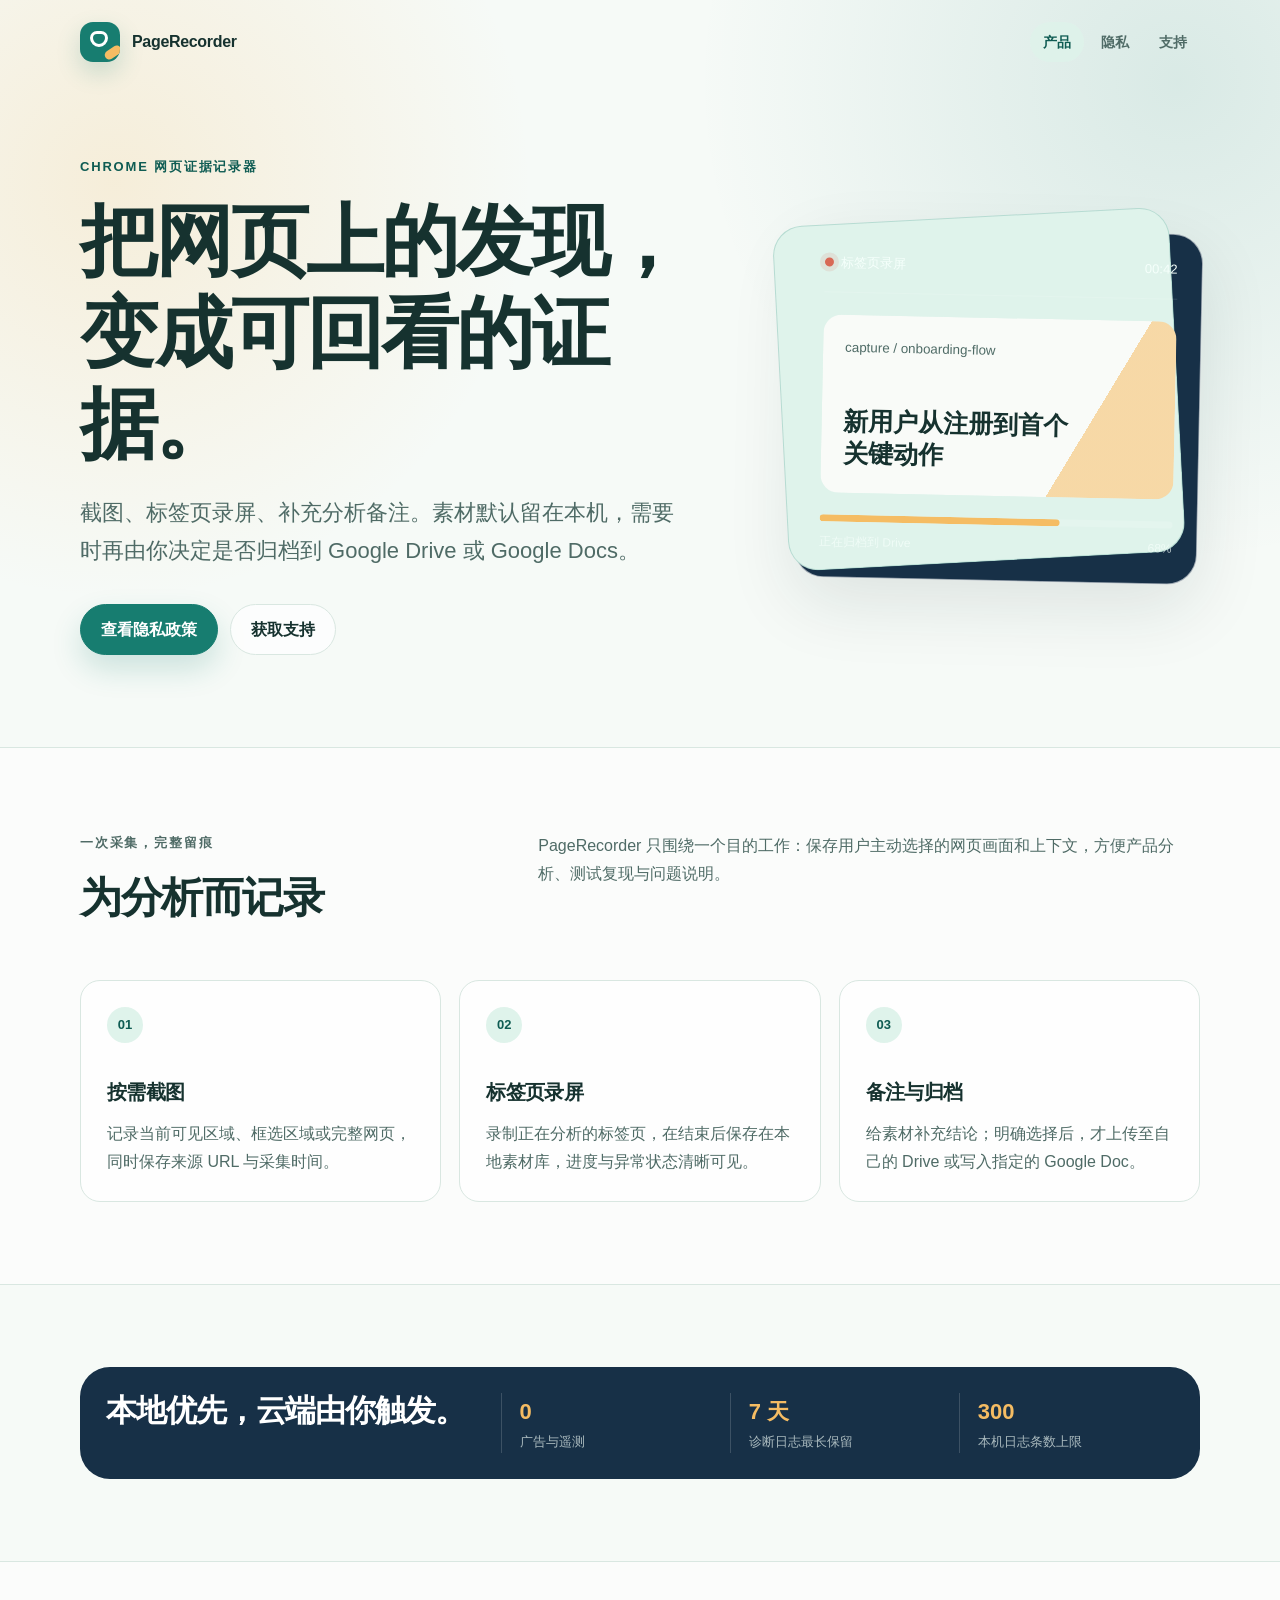
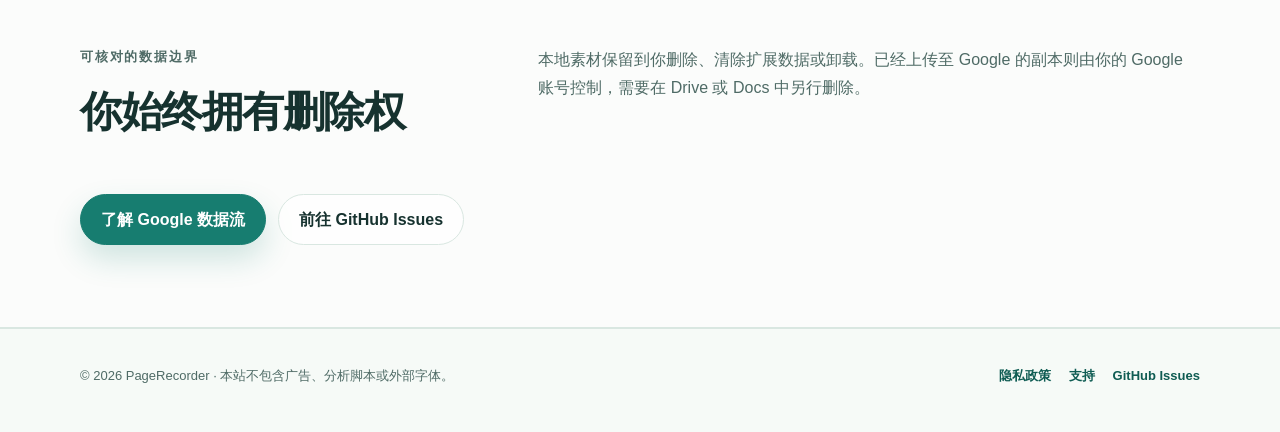
<file: index.html>
<!doctype html>
<html lang="zh-CN">
<head>
  <meta charset="utf-8">
  <meta name="viewport" content="width=device-width, initial-scale=1">
  <meta name="description" content="PageRecorder 是本地优先的 Chrome 网页截图、录屏与证据整理工具，可按需同步到 Google Drive 和 Google Docs。">
  <meta name="color-scheme" content="light">
  <meta name="theme-color" content="#f6faf7">
  <title>PageRecorder · 网页证据记录器</title>
  <link rel="stylesheet" href="site.css">
</head>
<body>
  <a class="skip-link" href="#main">跳到主要内容</a>
  <header class="site-header">
    <div class="shell">
      <a class="brand" href="index.html" aria-label="PageRecorder 首页">
        <span class="brand-mark" aria-hidden="true"></span>
        <span>PageRecorder</span>
      </a>
      <nav class="site-nav" aria-label="主要导航">
        <a href="index.html" aria-current="page">产品</a>
        <a href="privacy.html">隐私</a>
        <a href="support.html">支持</a>
      </nav>
    </div>
  </header>

  <main id="main">
    <section class="hero">
      <div class="shell hero-grid">
        <div>
          <p class="eyebrow">Chrome 网页证据记录器</p>
          <h1>把网页上的发现，变成可回看的证据。</h1>
          <p class="lead">截图、标签页录屏、补充分析备注。素材默认留在本机，需要时再由你决定是否归档到 Google Drive 或 Google Docs。</p>
          <div class="hero-actions">
            <a class="button primary" href="privacy.html">查看隐私政策</a>
            <a class="button" href="support.html">获取支持</a>
          </div>
        </div>
        <div class="capture-card" aria-label="PageRecorder 上传界面示意">
          <div class="capture-toolbar">
            <span><i class="record-dot" aria-hidden="true"></i>标签页录屏</span>
            <span>00:42</span>
          </div>
          <div class="evidence-frame">
            <small>capture / onboarding-flow</small>
            <strong>新用户从注册到首个关键动作</strong>
          </div>
          <div class="progress-line" aria-hidden="true"><span></span></div>
          <div class="capture-meta"><span>正在归档到 Drive</span><span>68%</span></div>
        </div>
      </div>
    </section>

    <section class="section tint">
      <div class="shell">
        <div class="section-heading">
          <div>
            <p class="eyebrow">一次采集，完整留痕</p>
            <h2>为分析而记录</h2>
          </div>
          <p>PageRecorder 只围绕一个目的工作：保存用户主动选择的网页画面和上下文，方便产品分析、测试复现与问题说明。</p>
        </div>
        <div class="card-grid">
          <article class="feature-card">
            <span class="number">01</span>
            <h3>按需截图</h3>
            <p>记录当前可见区域、框选区域或完整网页，同时保存来源 URL 与采集时间。</p>
          </article>
          <article class="feature-card">
            <span class="number">02</span>
            <h3>标签页录屏</h3>
            <p>录制正在分析的标签页，在结束后保存在本地素材库，进度与异常状态清晰可见。</p>
          </article>
          <article class="feature-card">
            <span class="number">03</span>
            <h3>备注与归档</h3>
            <p>给素材补充结论；明确选择后，才上传至自己的 Drive 或写入指定的 Google Doc。</p>
          </article>
        </div>
      </div>
    </section>

    <section class="section">
      <div class="shell">
        <div class="privacy-strip">
          <h2>本地优先，云端由你触发。</h2>
          <div class="metric"><strong>0</strong><span>广告与遥测</span></div>
          <div class="metric"><strong>7 天</strong><span>诊断日志最长保留</span></div>
          <div class="metric"><strong>300</strong><span>本机日志条数上限</span></div>
        </div>
      </div>
    </section>

    <section class="section tint">
      <div class="shell">
        <div class="section-heading">
          <div>
            <p class="eyebrow">可核对的数据边界</p>
            <h2>你始终拥有删除权</h2>
          </div>
          <p>本地素材保留到你删除、清除扩展数据或卸载。已经上传至 Google 的副本则由你的 Google 账号控制，需要在 Drive 或 Docs 中另行删除。</p>
        </div>
        <div class="hero-actions">
          <a class="button primary" href="privacy.html#google">了解 Google 数据流</a>
          <a class="button" href="https://github.com/jiagsaw/PageRecorder-site/issues">前往 GitHub Issues</a>
        </div>
      </div>
    </section>
  </main>

  <footer class="site-footer">
    <div class="shell">
      <p>© 2026 PageRecorder · 本站不包含广告、分析脚本或外部字体。</p>
      <div class="footer-links">
        <a href="privacy.html">隐私政策</a>
        <a href="support.html">支持</a>
        <a href="https://github.com/jiagsaw/PageRecorder-site/issues">GitHub Issues</a>
      </div>
    </div>
  </footer>
</body>
</html>
</file>
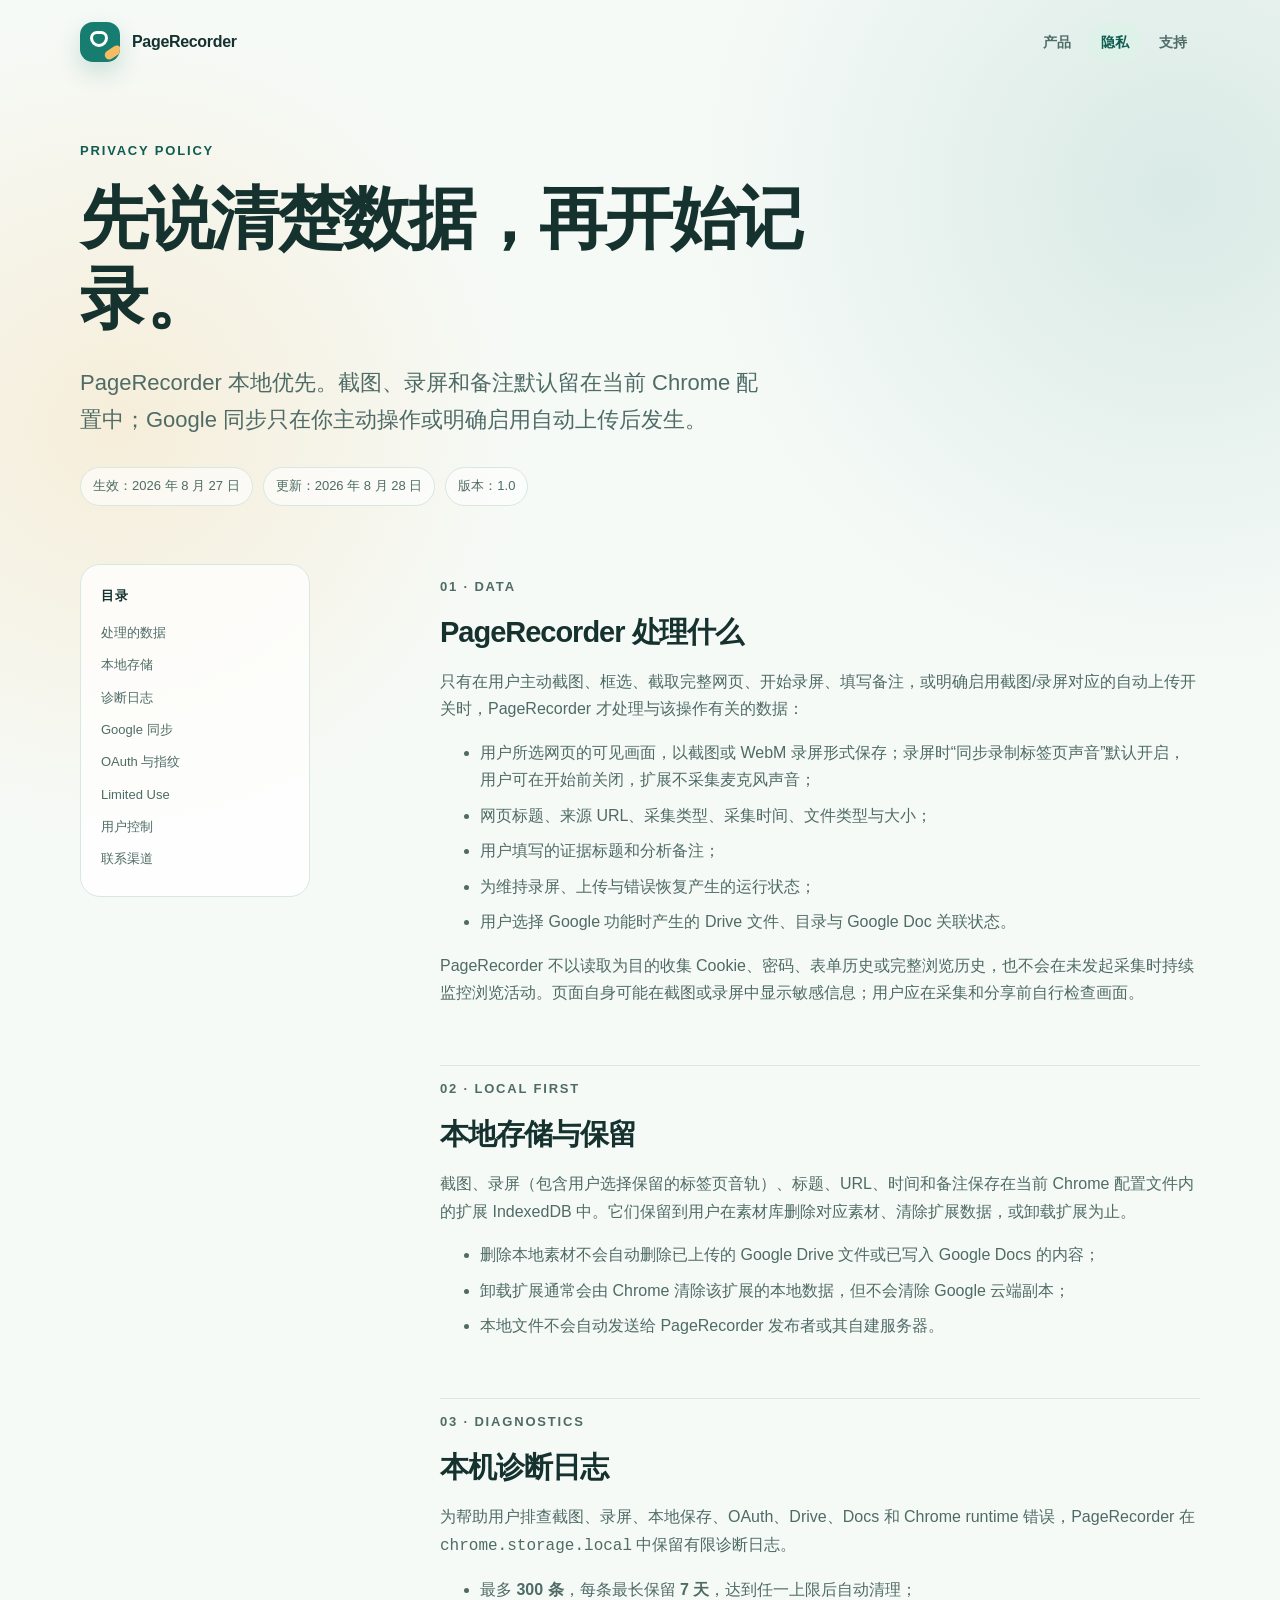
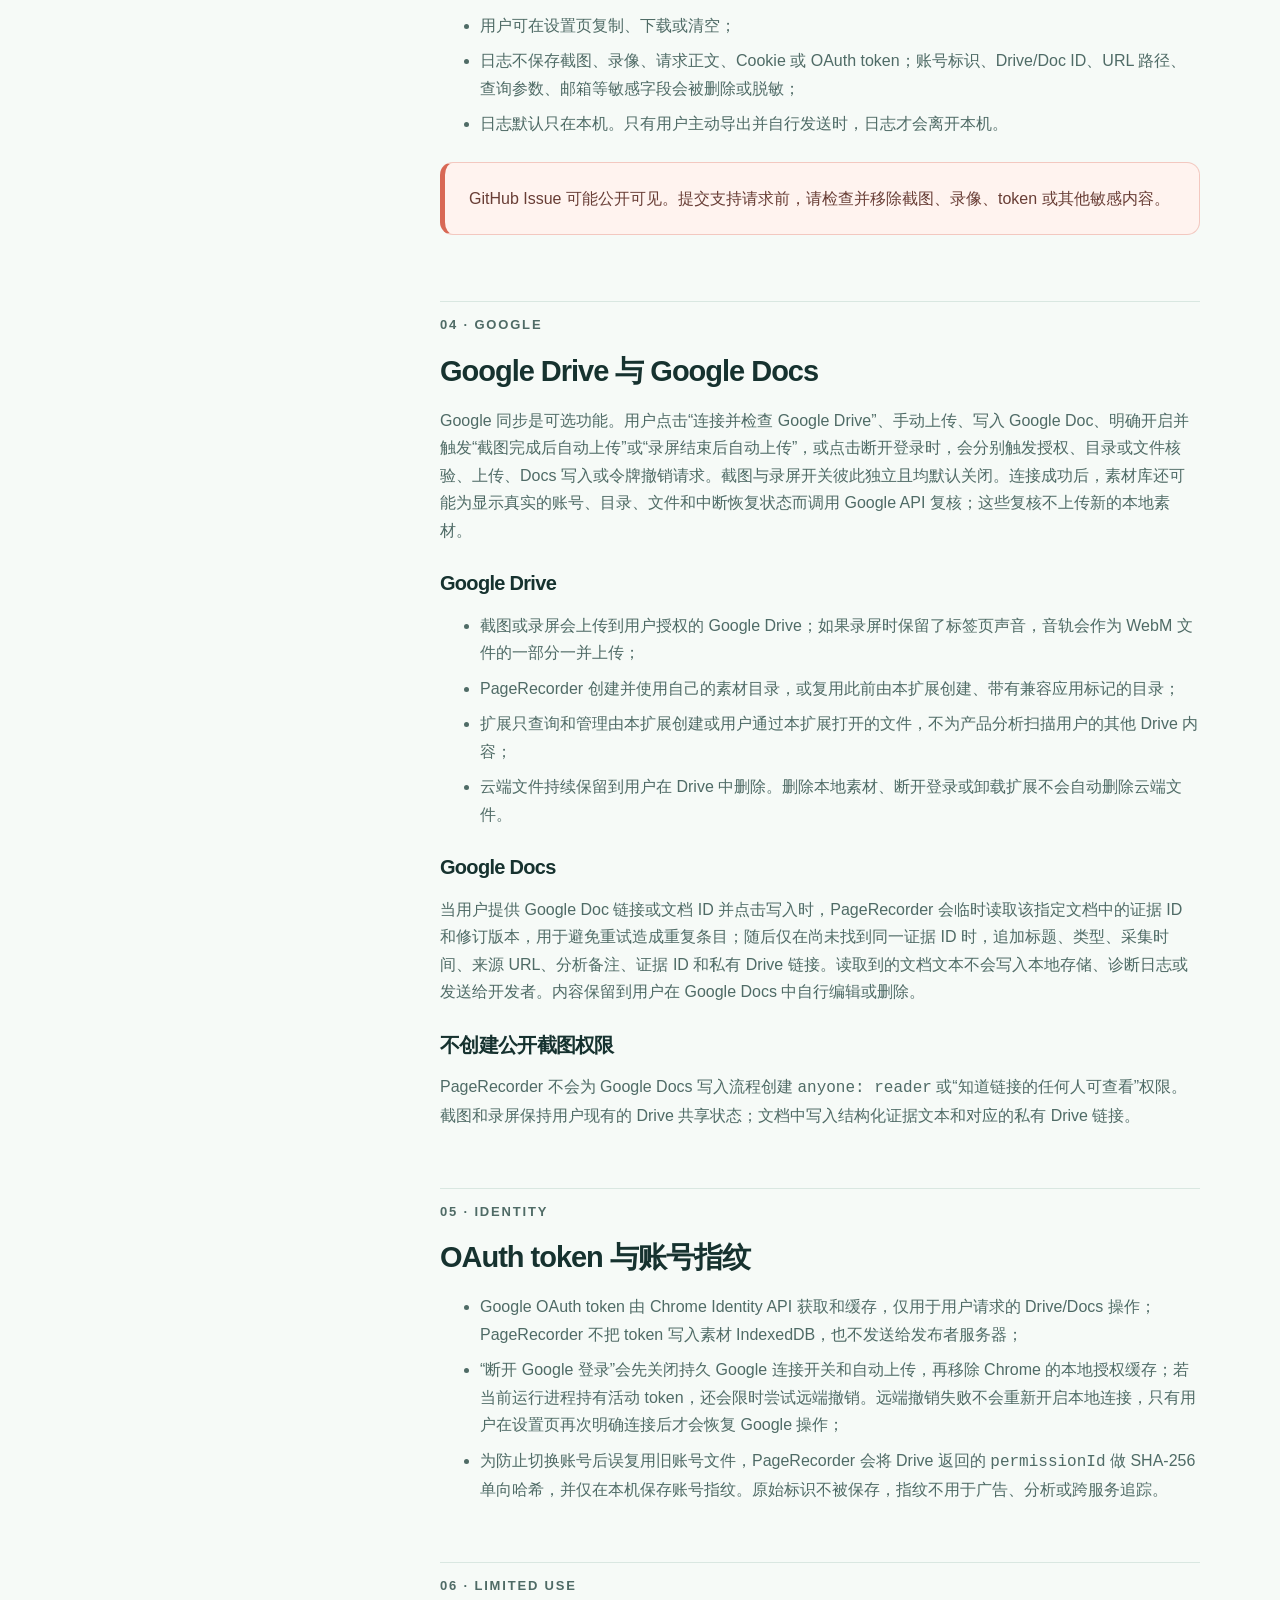
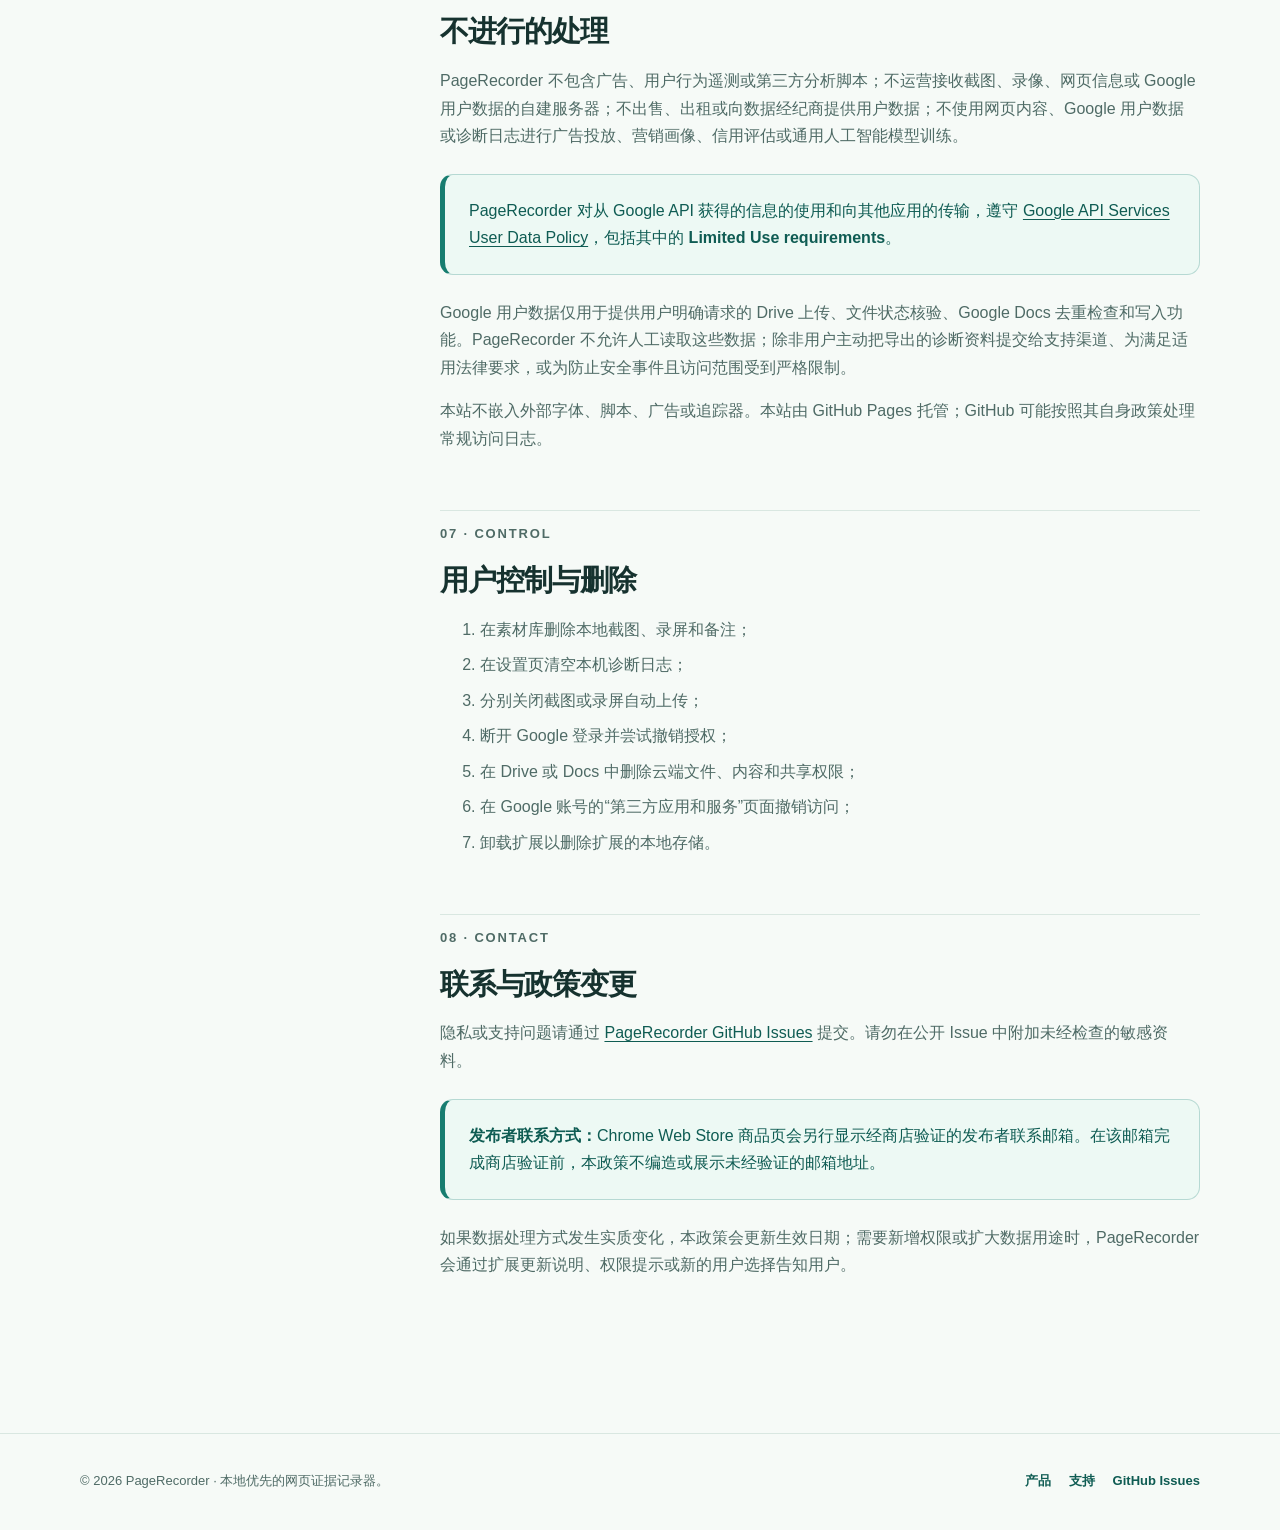
<file: privacy.html>
<!doctype html>
<html lang="zh-CN">
<head>
  <meta charset="utf-8">
  <meta name="viewport" content="width=device-width, initial-scale=1">
  <meta name="description" content="PageRecorder 隐私政策：本地存储、诊断日志、Google Drive 和 Google Docs 数据处理说明。">
  <meta name="color-scheme" content="light">
  <meta name="theme-color" content="#f6faf7">
  <title>隐私政策 · PageRecorder</title>
  <link rel="stylesheet" href="site.css">
</head>
<body>
  <a class="skip-link" href="#main">跳到主要内容</a>
  <header class="site-header">
    <div class="shell">
      <a class="brand" href="index.html" aria-label="PageRecorder 首页">
        <span class="brand-mark" aria-hidden="true"></span>
        <span>PageRecorder</span>
      </a>
      <nav class="site-nav" aria-label="主要导航">
        <a href="index.html">产品</a>
        <a href="privacy.html" aria-current="page">隐私</a>
        <a href="support.html">支持</a>
      </nav>
    </div>
  </header>

  <main id="main">
    <header class="page-hero">
      <div class="shell">
        <p class="eyebrow">Privacy Policy</p>
        <h1>先说清楚数据，再开始记录。</h1>
        <p class="lead">PageRecorder 本地优先。截图、录屏和备注默认留在当前 Chrome 配置中；Google 同步只在你主动操作或明确启用自动上传后发生。</p>
        <div class="page-meta">
          <span>生效：2026 年 8 月 27 日</span>
          <span>更新：2026 年 8 月 28 日</span>
          <span>版本：1.0</span>
        </div>
      </div>
    </header>

    <div class="shell content-layout">
      <nav class="toc" aria-label="隐私政策目录">
        <strong>目录</strong>
        <a href="#data">处理的数据</a>
        <a href="#local">本地存储</a>
        <a href="#diagnostics">诊断日志</a>
        <a href="#google">Google 同步</a>
        <a href="#oauth">OAuth 与指纹</a>
        <a href="#limited-use">Limited Use</a>
        <a href="#control">用户控制</a>
        <a href="#contact">联系渠道</a>
      </nav>

      <article class="policy">
        <section id="data">
          <p class="eyebrow">01 · Data</p>
          <h2>PageRecorder 处理什么</h2>
          <p>只有在用户主动截图、框选、截取完整网页、开始录屏、填写备注，或明确启用截图/录屏对应的自动上传开关时，PageRecorder 才处理与该操作有关的数据：</p>
          <ul>
            <li>用户所选网页的可见画面，以截图或 WebM 录屏形式保存；录屏时“同步录制标签页声音”默认开启，用户可在开始前关闭，扩展不采集麦克风声音；</li>
            <li>网页标题、来源 URL、采集类型、采集时间、文件类型与大小；</li>
            <li>用户填写的证据标题和分析备注；</li>
            <li>为维持录屏、上传与错误恢复产生的运行状态；</li>
            <li>用户选择 Google 功能时产生的 Drive 文件、目录与 Google Doc 关联状态。</li>
          </ul>
          <p>PageRecorder 不以读取为目的收集 Cookie、密码、表单历史或完整浏览历史，也不会在未发起采集时持续监控浏览活动。页面自身可能在截图或录屏中显示敏感信息；用户应在采集和分享前自行检查画面。</p>
        </section>

        <section id="local">
          <p class="eyebrow">02 · Local first</p>
          <h2>本地存储与保留</h2>
          <p>截图、录屏（包含用户选择保留的标签页音轨）、标题、URL、时间和备注保存在当前 Chrome 配置文件内的扩展 IndexedDB 中。它们保留到用户在素材库删除对应素材、清除扩展数据，或卸载扩展为止。</p>
          <ul>
            <li>删除本地素材不会自动删除已上传的 Google Drive 文件或已写入 Google Docs 的内容；</li>
            <li>卸载扩展通常会由 Chrome 清除该扩展的本地数据，但不会清除 Google 云端副本；</li>
            <li>本地文件不会自动发送给 PageRecorder 发布者或其自建服务器。</li>
          </ul>
        </section>

        <section id="diagnostics">
          <p class="eyebrow">03 · Diagnostics</p>
          <h2>本机诊断日志</h2>
          <p>为帮助用户排查截图、录屏、本地保存、OAuth、Drive、Docs 和 Chrome runtime 错误，PageRecorder 在 <code>chrome.storage.local</code> 中保留有限诊断日志。</p>
          <ul>
            <li>最多 <strong>300 条</strong>，每条最长保留 <strong>7 天</strong>，达到任一上限后自动清理；</li>
            <li>用户可在设置页复制、下载或清空；</li>
            <li>日志不保存截图、录像、请求正文、Cookie 或 OAuth token；账号标识、Drive/Doc ID、URL 路径、查询参数、邮箱等敏感字段会被删除或脱敏；</li>
            <li>日志默认只在本机。只有用户主动导出并自行发送时，日志才会离开本机。</li>
          </ul>
          <div class="callout">GitHub Issue 可能公开可见。提交支持请求前，请检查并移除截图、录像、token 或其他敏感内容。</div>
        </section>

        <section id="google">
          <p class="eyebrow">04 · Google</p>
          <h2>Google Drive 与 Google Docs</h2>
          <p>Google 同步是可选功能。用户点击“连接并检查 Google Drive”、手动上传、写入 Google Doc、明确开启并触发“截图完成后自动上传”或“录屏结束后自动上传”，或点击断开登录时，会分别触发授权、目录或文件核验、上传、Docs 写入或令牌撤销请求。截图与录屏开关彼此独立且均默认关闭。连接成功后，素材库还可能为显示真实的账号、目录、文件和中断恢复状态而调用 Google API 复核；这些复核不上传新的本地素材。</p>

          <h3>Google Drive</h3>
          <ul>
            <li>截图或录屏会上传到用户授权的 Google Drive；如果录屏时保留了标签页声音，音轨会作为 WebM 文件的一部分一并上传；</li>
            <li>PageRecorder 创建并使用自己的素材目录，或复用此前由本扩展创建、带有兼容应用标记的目录；</li>
            <li>扩展只查询和管理由本扩展创建或用户通过本扩展打开的文件，不为产品分析扫描用户的其他 Drive 内容；</li>
            <li>云端文件持续保留到用户在 Drive 中删除。删除本地素材、断开登录或卸载扩展不会自动删除云端文件。</li>
          </ul>

          <h3>Google Docs</h3>
          <p>当用户提供 Google Doc 链接或文档 ID 并点击写入时，PageRecorder 会临时读取该指定文档中的证据 ID 和修订版本，用于避免重试造成重复条目；随后仅在尚未找到同一证据 ID 时，追加标题、类型、采集时间、来源 URL、分析备注、证据 ID 和私有 Drive 链接。读取到的文档文本不会写入本地存储、诊断日志或发送给开发者。内容保留到用户在 Google Docs 中自行编辑或删除。</p>

          <h3>不创建公开截图权限</h3>
          <p>PageRecorder 不会为 Google Docs 写入流程创建 <code>anyone: reader</code> 或“知道链接的任何人可查看”权限。截图和录屏保持用户现有的 Drive 共享状态；文档中写入结构化证据文本和对应的私有 Drive 链接。</p>
        </section>

        <section id="oauth">
          <p class="eyebrow">05 · Identity</p>
          <h2>OAuth token 与账号指纹</h2>
          <ul>
            <li>Google OAuth token 由 Chrome Identity API 获取和缓存，仅用于用户请求的 Drive/Docs 操作；PageRecorder 不把 token 写入素材 IndexedDB，也不发送给发布者服务器；</li>
            <li>“断开 Google 登录”会先关闭持久 Google 连接开关和自动上传，再移除 Chrome 的本地授权缓存；若当前运行进程持有活动 token，还会限时尝试远端撤销。远端撤销失败不会重新开启本地连接，只有用户在设置页再次明确连接后才会恢复 Google 操作；</li>
            <li>为防止切换账号后误复用旧账号文件，PageRecorder 会将 Drive 返回的 <code>permissionId</code> 做 SHA-256 单向哈希，并仅在本机保存账号指纹。原始标识不被保存，指纹不用于广告、分析或跨服务追踪。</li>
          </ul>
        </section>

        <section id="limited-use">
          <p class="eyebrow">06 · Limited Use</p>
          <h2>不进行的处理</h2>
          <p>PageRecorder 不包含广告、用户行为遥测或第三方分析脚本；不运营接收截图、录像、网页信息或 Google 用户数据的自建服务器；不出售、出租或向数据经纪商提供用户数据；不使用网页内容、Google 用户数据或诊断日志进行广告投放、营销画像、信用评估或通用人工智能模型训练。</p>
          <div class="callout safe">PageRecorder 对从 Google API 获得的信息的使用和向其他应用的传输，遵守 <a href="https://developers.google.com/terms/api-services-user-data-policy">Google API Services User Data Policy</a>，包括其中的 <strong>Limited Use requirements</strong>。</div>
          <p>Google 用户数据仅用于提供用户明确请求的 Drive 上传、文件状态核验、Google Docs 去重检查和写入功能。PageRecorder 不允许人工读取这些数据；除非用户主动把导出的诊断资料提交给支持渠道、为满足适用法律要求，或为防止安全事件且访问范围受到严格限制。</p>
          <p>本站不嵌入外部字体、脚本、广告或追踪器。本站由 GitHub Pages 托管；GitHub 可能按照其自身政策处理常规访问日志。</p>
        </section>

        <section id="control">
          <p class="eyebrow">07 · Control</p>
          <h2>用户控制与删除</h2>
          <ol>
            <li>在素材库删除本地截图、录屏和备注；</li>
            <li>在设置页清空本机诊断日志；</li>
            <li>分别关闭截图或录屏自动上传；</li>
            <li>断开 Google 登录并尝试撤销授权；</li>
            <li>在 Drive 或 Docs 中删除云端文件、内容和共享权限；</li>
            <li>在 Google 账号的“第三方应用和服务”页面撤销访问；</li>
            <li>卸载扩展以删除扩展的本地存储。</li>
          </ol>
        </section>

        <section id="contact">
          <p class="eyebrow">08 · Contact</p>
          <h2>联系与政策变更</h2>
          <p>隐私或支持问题请通过 <a href="https://github.com/jiagsaw/PageRecorder-site/issues">PageRecorder GitHub Issues</a> 提交。请勿在公开 Issue 中附加未经检查的敏感资料。</p>
          <div class="callout safe"><strong>发布者联系方式：</strong>Chrome Web Store 商品页会另行显示经商店验证的发布者联系邮箱。在该邮箱完成商店验证前，本政策不编造或展示未经验证的邮箱地址。</div>
          <p>如果数据处理方式发生实质变化，本政策会更新生效日期；需要新增权限或扩大数据用途时，PageRecorder 会通过扩展更新说明、权限提示或新的用户选择告知用户。</p>
        </section>
      </article>
    </div>
  </main>

  <footer class="site-footer">
    <div class="shell">
      <p>© 2026 PageRecorder · 本地优先的网页证据记录器。</p>
      <div class="footer-links">
        <a href="index.html">产品</a>
        <a href="support.html">支持</a>
        <a href="https://github.com/jiagsaw/PageRecorder-site/issues">GitHub Issues</a>
      </div>
    </div>
  </footer>
</body>
</html>
</file>
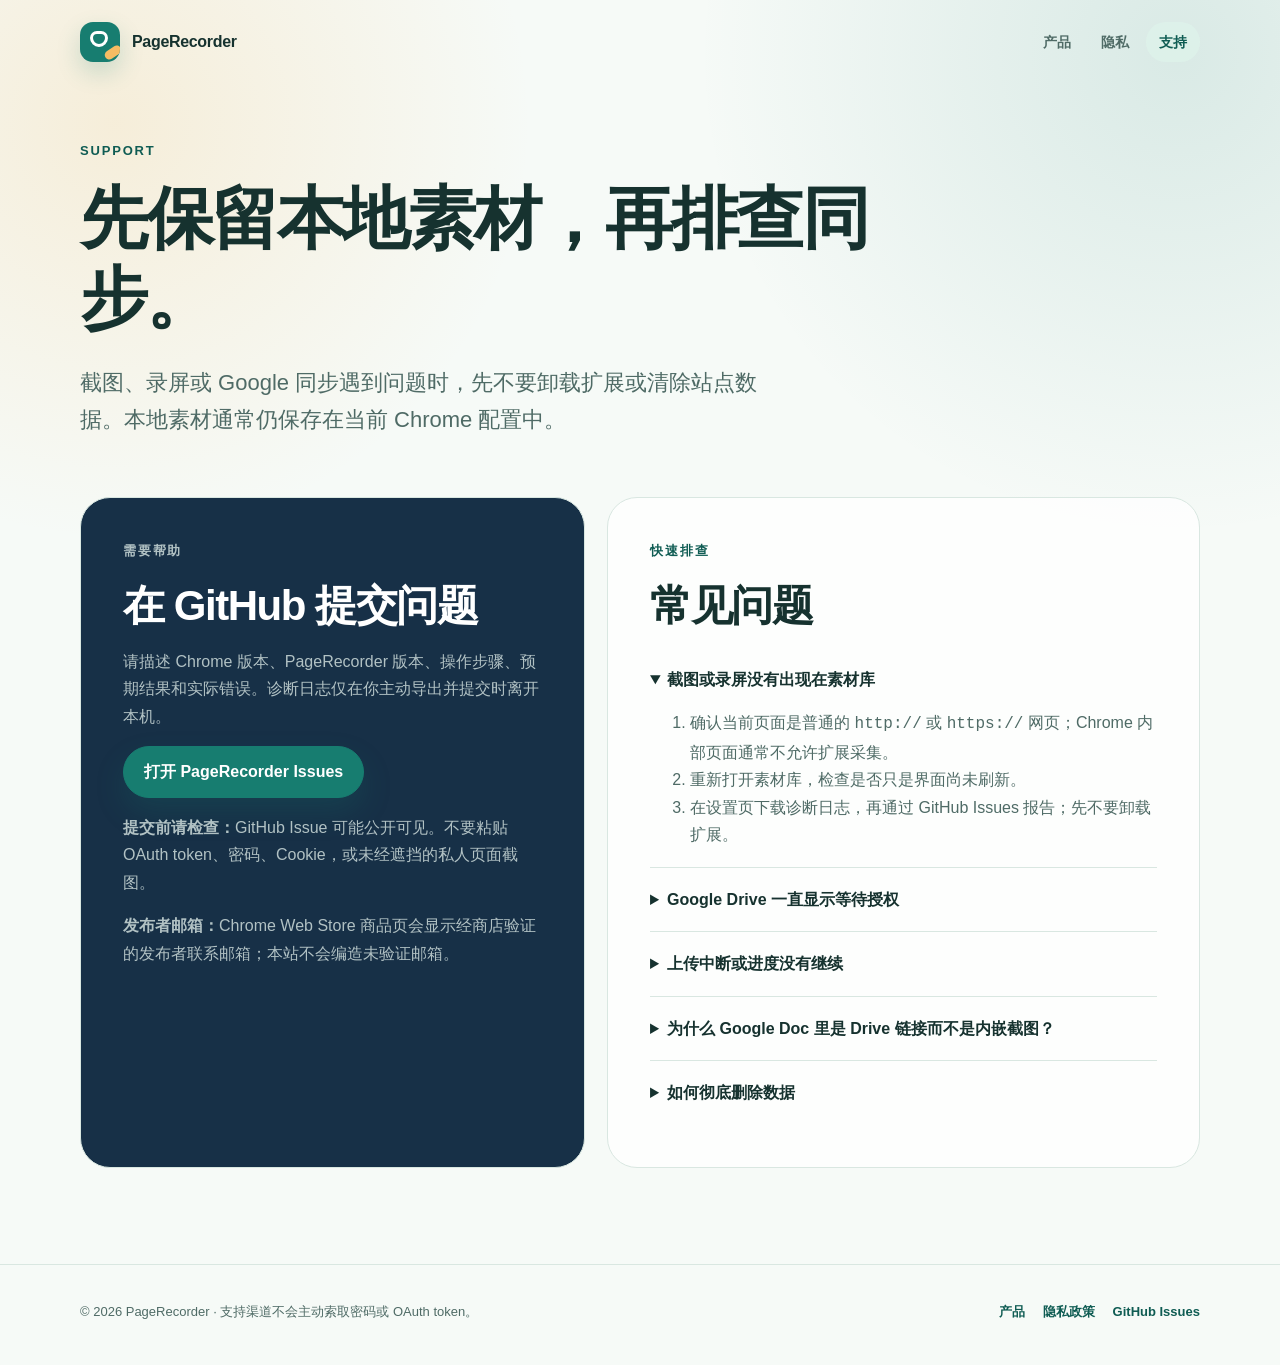
<file: support.html>
<!doctype html>
<html lang="zh-CN">
<head>
  <meta charset="utf-8">
  <meta name="viewport" content="width=device-width, initial-scale=1">
  <meta name="description" content="PageRecorder 支持中心：排查截图、录屏、Google Drive、Google Docs 与共享权限问题。">
  <meta name="color-scheme" content="light">
  <meta name="theme-color" content="#f6faf7">
  <title>支持 · PageRecorder</title>
  <link rel="stylesheet" href="site.css">
</head>
<body>
  <a class="skip-link" href="#main">跳到主要内容</a>
  <header class="site-header">
    <div class="shell">
      <a class="brand" href="index.html" aria-label="PageRecorder 首页">
        <span class="brand-mark" aria-hidden="true"></span>
        <span>PageRecorder</span>
      </a>
      <nav class="site-nav" aria-label="主要导航">
        <a href="index.html">产品</a>
        <a href="privacy.html">隐私</a>
        <a href="support.html" aria-current="page">支持</a>
      </nav>
    </div>
  </header>

  <main id="main">
    <header class="page-hero">
      <div class="shell">
        <p class="eyebrow">Support</p>
        <h1>先保留本地素材，再排查同步。</h1>
        <p class="lead">截图、录屏或 Google 同步遇到问题时，先不要卸载扩展或清除站点数据。本地素材通常仍保存在当前 Chrome 配置中。</p>
      </div>
    </header>

    <div class="shell support-grid">
      <section class="support-panel primary">
        <p class="eyebrow">需要帮助</p>
        <h2>在 GitHub 提交问题</h2>
        <p>请描述 Chrome 版本、PageRecorder 版本、操作步骤、预期结果和实际错误。诊断日志仅在你主动导出并提交时离开本机。</p>
        <p><a class="button primary" href="https://github.com/jiagsaw/PageRecorder-site/issues">打开 PageRecorder Issues</a></p>
        <p><strong>提交前请检查：</strong>GitHub Issue 可能公开可见。不要粘贴 OAuth token、密码、Cookie，或未经遮挡的私人页面截图。</p>
        <p><strong>发布者邮箱：</strong>Chrome Web Store 商品页会显示经商店验证的发布者联系邮箱；本站不会编造未验证邮箱。</p>
      </section>

      <section class="support-panel" aria-labelledby="faq-title">
        <p class="eyebrow">快速排查</p>
        <h2 id="faq-title">常见问题</h2>

        <details open>
          <summary>截图或录屏没有出现在素材库</summary>
          <ol>
            <li>确认当前页面是普通的 <code>http://</code> 或 <code>https://</code> 网页；Chrome 内部页面通常不允许扩展采集。</li>
            <li>重新打开素材库，检查是否只是界面尚未刷新。</li>
            <li>在设置页下载诊断日志，再通过 GitHub Issues 报告；先不要卸载扩展。</li>
          </ol>
        </details>

        <details>
          <summary>Google Drive 一直显示等待授权</summary>
          <p>打开 PageRecorder 设置页，点击“连接并检查 Google Drive”，验证成功后再从素材详情重新发起上传。如果切换过 Google 账号，请先断开旧账号并重新授权；断开会同时关闭自动上传。</p>
        </details>

        <details>
          <summary>上传中断或进度没有继续</summary>
          <p>保留详情页中的本地素材，确认网络恢复后点击重试。大文件会使用 Drive 可恢复上传；只有 Google 确认接收的字节才会计入进度。</p>
        </details>

        <details>
          <summary>为什么 Google Doc 里是 Drive 链接而不是内嵌截图？</summary>
          <p>这是 PageRecorder 的隐私设计：扩展不会为了内嵌图片临时公开 Drive 文件。登录正确的 Google 账号后，点击文档中的私有 Drive 链接即可查看素材。</p>
        </details>

        <details>
          <summary>如何彻底删除数据</summary>
          <p>先在素材库删除本地素材并在设置页清空诊断日志，再到 Google Drive 和 Google Docs 删除云端副本与共享权限。最后可在 Google 账号的第三方应用页面撤销授权并卸载扩展。</p>
        </details>
      </section>
    </div>
  </main>

  <footer class="site-footer">
    <div class="shell">
      <p>© 2026 PageRecorder · 支持渠道不会主动索取密码或 OAuth token。</p>
      <div class="footer-links">
        <a href="index.html">产品</a>
        <a href="privacy.html">隐私政策</a>
        <a href="https://github.com/jiagsaw/PageRecorder-site/issues">GitHub Issues</a>
      </div>
    </div>
  </footer>
</body>
</html>
</file>
<file: site.css>
:root {
  color-scheme: light;
  --paper: #f6faf7;
  --paper-strong: #ffffff;
  --ink: #16322f;
  --ink-soft: #4f6b66;
  --line: #d9e7e1;
  --leaf: #177d70;
  --leaf-dark: #0f5c53;
  --mint: #dff3eb;
  --sun: #f5bc63;
  --coral: #d86855;
  --navy: #173047;
  --shadow: 0 24px 70px rgba(22, 50, 47, 0.11);
  --radius-lg: 30px;
  --radius-md: 20px;
  --radius-sm: 13px;
  font-family: "Avenir Next", Avenir, "PingFang SC", "Hiragino Sans GB", sans-serif;
}

* { box-sizing: border-box; }

html { scroll-behavior: smooth; }

body {
  min-width: 300px;
  margin: 0;
  color: var(--ink);
  background:
    radial-gradient(circle at 9% 9%, rgba(245, 188, 99, 0.2), transparent 26rem),
    radial-gradient(circle at 92% 4%, rgba(23, 125, 112, 0.13), transparent 30rem),
    var(--paper);
  font-size: 16px;
  line-height: 1.72;
  -webkit-font-smoothing: antialiased;
}

a { color: var(--leaf-dark); text-underline-offset: 0.2em; }
a:hover { color: var(--leaf); }
button, a { -webkit-tap-highlight-color: transparent; }
:focus-visible { outline: 3px solid rgba(216, 104, 85, 0.48); outline-offset: 4px; }

.skip-link {
  position: fixed;
  z-index: 20;
  top: 12px;
  left: 12px;
  padding: 10px 14px;
  border-radius: 10px;
  color: white;
  background: var(--navy);
  transform: translateY(-180%);
}

.skip-link:focus { transform: translateY(0); }
.shell { width: min(1120px, calc(100% - 40px)); margin-inline: auto; }
.site-header { padding: 22px 0; }

.site-header .shell {
  display: flex;
  align-items: center;
  justify-content: space-between;
  gap: 24px;
}

.brand {
  display: inline-flex;
  align-items: center;
  gap: 12px;
  color: var(--ink);
  font-weight: 720;
  letter-spacing: -0.02em;
  text-decoration: none;
}

.brand-mark {
  position: relative;
  width: 40px;
  height: 40px;
  overflow: hidden;
  border-radius: 13px;
  background: var(--leaf);
  box-shadow: 0 10px 25px rgba(23, 125, 112, 0.2);
}

.brand-mark::before,
.brand-mark::after { position: absolute; content: ""; }

.brand-mark::before {
  inset: 9px 12px 15px 10px;
  border: 3px solid #fff;
  border-radius: 7px 7px 9px 9px;
}

.brand-mark::after {
  width: 18px;
  height: 9px;
  right: -2px;
  bottom: 5px;
  border-radius: 8px;
  background: var(--sun);
  transform: rotate(-34deg);
}

.site-nav { display: flex; align-items: center; gap: 4px; }

.site-nav a {
  padding: 8px 13px;
  border-radius: 999px;
  color: var(--ink-soft);
  font-size: 14px;
  font-weight: 650;
  text-decoration: none;
}

.site-nav a:hover,
.site-nav a[aria-current="page"] { color: var(--leaf-dark); background: rgba(223, 243, 235, 0.82); }

.hero { padding: 72px 0 92px; }

.hero-grid {
  display: grid;
  grid-template-columns: minmax(0, 1.1fr) minmax(300px, 0.72fr);
  align-items: center;
  gap: clamp(48px, 8vw, 104px);
}

.eyebrow {
  margin: 0 0 18px;
  color: var(--leaf-dark);
  font-size: 13px;
  font-weight: 780;
  letter-spacing: 0.14em;
  text-transform: uppercase;
}

h1, h2, h3 {
  margin-top: 0;
  color: var(--ink);
  letter-spacing: -0.035em;
  line-height: 1.17;
}

h1 {
  max-width: 760px;
  margin-bottom: 24px;
  font-family: "Iowan Old Style", "Songti SC", "Noto Serif CJK SC", serif;
  font-size: clamp(44px, 7vw, 78px);
  font-weight: 680;
}

h2 { margin-bottom: 18px; font-size: clamp(28px, 4vw, 42px); }
h3 { margin-bottom: 10px; font-size: 20px; }

.lead {
  max-width: 680px;
  margin: 0;
  color: var(--ink-soft);
  font-size: clamp(18px, 2.3vw, 22px);
}

.hero-actions { display: flex; flex-wrap: wrap; gap: 12px; margin-top: 34px; }

.button {
  display: inline-flex;
  min-height: 48px;
  align-items: center;
  justify-content: center;
  padding: 11px 20px;
  border: 1px solid var(--line);
  border-radius: 999px;
  color: var(--ink);
  background: rgba(255, 255, 255, 0.72);
  font-weight: 720;
  text-decoration: none;
  transition: transform 160ms ease, box-shadow 160ms ease, background 160ms ease;
}

.button.primary {
  border-color: var(--leaf);
  color: white;
  background: var(--leaf);
  box-shadow: 0 14px 30px rgba(23, 125, 112, 0.19);
}

.button:hover {
  color: var(--ink);
  background: white;
  box-shadow: 0 12px 28px rgba(22, 50, 47, 0.09);
  transform: translateY(-2px);
}

.button.primary:hover { color: white; background: var(--leaf-dark); }

.capture-card {
  position: relative;
  padding: 24px;
  border: 1px solid rgba(255, 255, 255, 0.6);
  border-radius: var(--radius-lg);
  color: #f5fffb;
  background: var(--navy);
  box-shadow: var(--shadow);
  transform: rotate(1.2deg);
}

.capture-card::before {
  position: absolute;
  z-index: -1;
  inset: -14px 22px 18px -18px;
  border: 1px solid rgba(23, 125, 112, 0.2);
  border-radius: inherit;
  background: var(--mint);
  content: "";
  transform: rotate(-4.2deg);
}

.capture-toolbar {
  display: flex;
  align-items: center;
  justify-content: space-between;
  padding-bottom: 18px;
  border-bottom: 1px solid rgba(255, 255, 255, 0.12);
  font-size: 13px;
}

.record-dot {
  display: inline-block;
  width: 9px;
  height: 9px;
  margin-right: 7px;
  border-radius: 50%;
  background: var(--coral);
  box-shadow: 0 0 0 5px rgba(216, 104, 85, 0.13);
}

.evidence-frame {
  min-height: 178px;
  margin: 22px 0;
  padding: 22px;
  border-radius: 18px;
  color: var(--ink);
  background: linear-gradient(120deg, transparent 72%, rgba(245, 188, 99, 0.55) 72%), #f9fbf8;
}

.evidence-frame small { display: block; margin-bottom: 46px; color: var(--ink-soft); }

.evidence-frame strong {
  display: block;
  max-width: 230px;
  font-family: "Iowan Old Style", "Songti SC", serif;
  font-size: 25px;
  line-height: 1.25;
}

.progress-line { width: 100%; height: 7px; overflow: hidden; border-radius: 999px; background: rgba(255, 255, 255, 0.14); }
.progress-line span { display: block; width: 68%; height: 100%; border-radius: inherit; background: var(--sun); }
.capture-meta { display: flex; justify-content: space-between; margin-top: 10px; color: rgba(245, 255, 251, 0.72); font-size: 12px; }
.section { padding: 82px 0; }
.section.tint { border-block: 1px solid var(--line); background: rgba(255, 255, 255, 0.55); }

.section-heading {
  display: grid;
  grid-template-columns: 0.62fr 1fr;
  gap: 48px;
  margin-bottom: 40px;
}

.section-heading p { margin-top: 2px; color: var(--ink-soft); }
.card-grid { display: grid; grid-template-columns: repeat(3, minmax(0, 1fr)); gap: 18px; }

.feature-card, .fact-card {
  padding: 26px;
  border: 1px solid var(--line);
  border-radius: var(--radius-md);
  background: rgba(255, 255, 255, 0.76);
}

.feature-card .number {
  display: inline-grid;
  width: 36px;
  height: 36px;
  margin-bottom: 38px;
  place-items: center;
  border-radius: 50%;
  color: var(--leaf-dark);
  background: var(--mint);
  font-size: 13px;
  font-weight: 800;
}

.feature-card p, .fact-card p { margin-bottom: 0; color: var(--ink-soft); }

.privacy-strip {
  display: grid;
  grid-template-columns: 1.15fr repeat(3, 0.65fr);
  gap: 14px;
  padding: 26px;
  border-radius: var(--radius-lg);
  color: #edf9f4;
  background: var(--navy);
}

.privacy-strip h2 { margin: 0; color: white; font-size: 31px; }
.privacy-strip .metric { padding-left: 18px; border-left: 1px solid rgba(255, 255, 255, 0.16); }
.privacy-strip strong, .privacy-strip span { display: block; }
.privacy-strip strong { color: var(--sun); font-size: 22px; }
.privacy-strip span { color: rgba(237, 249, 244, 0.68); font-size: 13px; }
.page-hero { padding: 56px 0 58px; }
.page-hero h1 { max-width: 850px; font-size: clamp(42px, 6vw, 68px); }
.page-meta { display: flex; flex-wrap: wrap; gap: 10px; margin-top: 28px; }

.page-meta span {
  padding: 7px 12px;
  border: 1px solid var(--line);
  border-radius: 999px;
  color: var(--ink-soft);
  background: rgba(255, 255, 255, 0.62);
  font-size: 13px;
}

.content-layout {
  display: grid;
  grid-template-columns: 230px minmax(0, 760px);
  align-items: start;
  justify-content: space-between;
  gap: 70px;
  padding-bottom: 96px;
}

.toc {
  position: sticky;
  top: 24px;
  padding: 20px;
  border: 1px solid var(--line);
  border-radius: var(--radius-md);
  background: rgba(255, 255, 255, 0.72);
}

.toc strong { display: block; margin-bottom: 10px; font-size: 13px; letter-spacing: 0.08em; text-transform: uppercase; }
.toc a { display: block; padding: 5px 0; color: var(--ink-soft); font-size: 13px; text-decoration: none; }
.policy { min-width: 0; }
.policy section { padding: 12px 0 42px; border-bottom: 1px solid var(--line); scroll-margin-top: 24px; }
.policy section:last-child { border-bottom: 0; }
.policy h2 { font-size: 29px; }
.policy h3 { margin-top: 28px; }
.policy p, .policy li { color: var(--ink-soft); }
.policy li + li { margin-top: 8px; }

.callout {
  margin: 24px 0;
  padding: 22px 24px;
  border: 1px solid rgba(216, 104, 85, 0.3);
  border-left: 5px solid var(--coral);
  border-radius: var(--radius-sm);
  color: #683d35;
  background: #fff3ef;
}

.callout.safe { border-color: rgba(23, 125, 112, 0.25); border-left-color: var(--leaf); color: var(--leaf-dark); background: #edf9f4; }
.support-grid { display: grid; grid-template-columns: minmax(0, 0.92fr) minmax(0, 1.08fr); gap: 22px; padding-bottom: 96px; }

.support-panel {
  padding: clamp(25px, 4vw, 42px);
  border: 1px solid var(--line);
  border-radius: var(--radius-lg);
  background: rgba(255, 255, 255, 0.78);
}

.support-panel.primary { color: #edf9f4; background: var(--navy); }
.support-panel.primary h2, .support-panel.primary a:not(.button) { color: white; }
.support-panel.primary p { color: rgba(237, 249, 244, 0.72); }
.support-panel details { padding: 18px 0; border-bottom: 1px solid var(--line); }
.support-panel details:last-child { border-bottom: 0; }
.support-panel summary { color: var(--ink); font-weight: 720; cursor: pointer; }
.support-panel details p, .support-panel details ol { margin-bottom: 0; color: var(--ink-soft); }
.site-footer { padding: 36px 0 44px; border-top: 1px solid var(--line); }
.site-footer .shell { display: flex; align-items: center; justify-content: space-between; gap: 24px; }
.site-footer p { margin: 0; color: var(--ink-soft); font-size: 13px; }
.footer-links { display: flex; flex-wrap: wrap; gap: 18px; }
.footer-links a { font-size: 13px; font-weight: 680; text-decoration: none; }

@media (max-width: 820px) {
  .hero-grid, .section-heading, .content-layout, .support-grid { grid-template-columns: 1fr; }
  .hero { padding-top: 44px; }
  .capture-card { max-width: 520px; margin: 12px auto 0; }
  .card-grid { grid-template-columns: 1fr; }
  .privacy-strip { grid-template-columns: 1fr 1fr; }
  .privacy-strip h2 { grid-column: 1 / -1; margin-bottom: 12px; }
  .privacy-strip .metric:nth-child(2) { border-left: 0; padding-left: 0; }
  .toc { position: static; display: grid; grid-template-columns: repeat(2, 1fr); }
  .toc strong { grid-column: 1 / -1; }
}

@media (max-width: 560px) {
  .shell { width: min(100% - 28px, 1120px); }
  .site-header { padding: 16px 0; }
  .site-header .shell, .site-footer .shell { align-items: flex-start; flex-direction: column; }
  .site-nav { width: 100%; justify-content: space-between; }
  .site-nav a { padding-inline: 9px; }
  .hero, .section { padding-block: 58px; }
  h1 { font-size: 42px; }
  .lead { font-size: 18px; }
  .capture-card { padding: 18px; border-radius: 23px; transform: none; }
  .capture-card::before { display: none; }
  .privacy-strip { grid-template-columns: 1fr; }
  .privacy-strip h2 { grid-column: auto; }
  .privacy-strip .metric { padding-top: 14px; padding-left: 0; border-top: 1px solid rgba(255, 255, 255, 0.16); border-left: 0; }
  .toc { grid-template-columns: 1fr; }
  .toc strong { grid-column: auto; }
  .page-hero { padding-top: 40px; }
  .support-panel { border-radius: 22px; }
}

@media (prefers-reduced-motion: reduce) {
  html { scroll-behavior: auto; }
  *, *::before, *::after { transition-duration: 0.01ms !important; animation-duration: 0.01ms !important; animation-iteration-count: 1 !important; }
}
</file>
